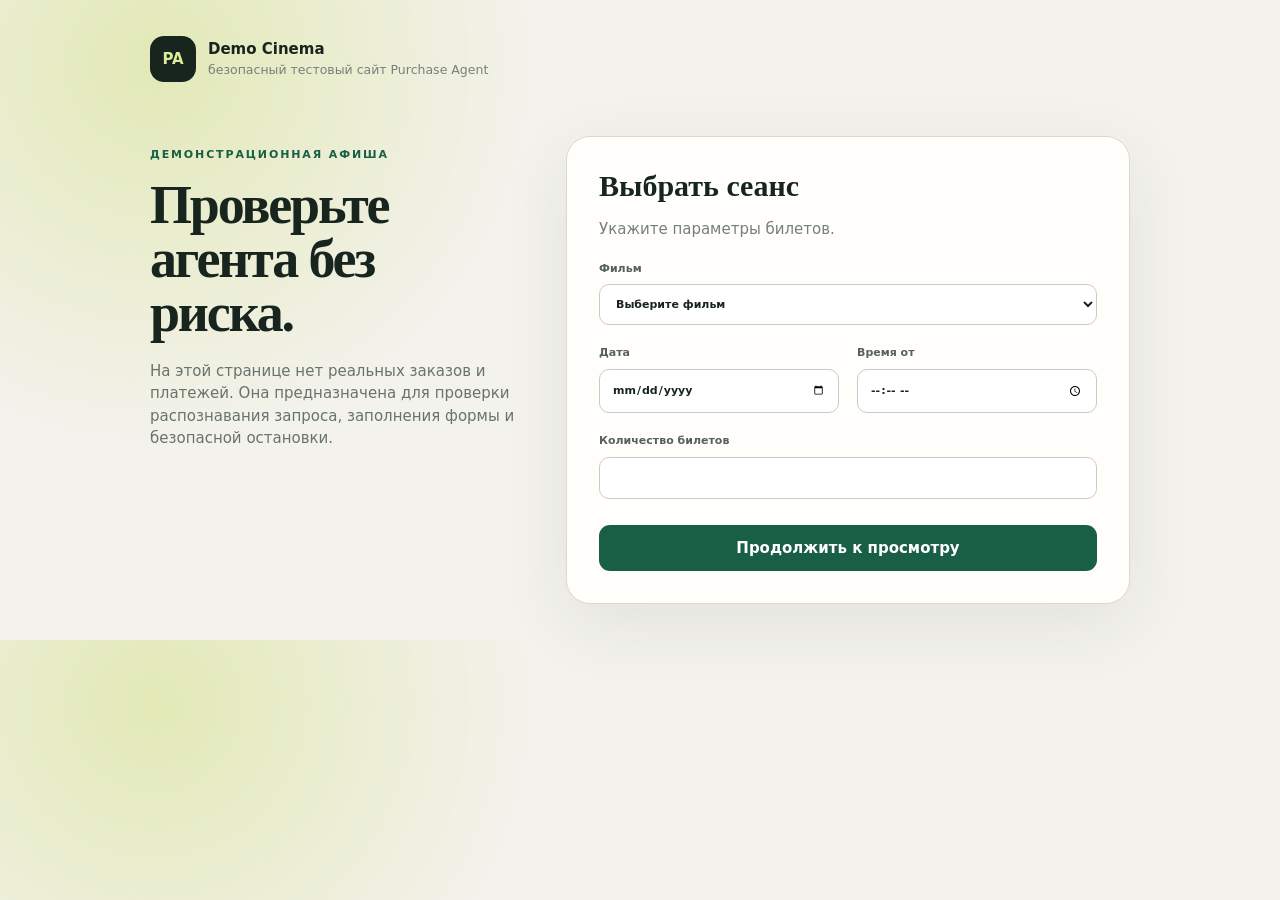
<file: app/web/demo.html>
<!doctype html>
<html lang="ru">
<head>
  <meta charset="utf-8">
  <meta name="viewport" content="width=device-width,initial-scale=1">
  <title>PA Demo Cinema</title>
  <style>
    :root{--ink:#18251f;--green:#195f45;--lime:#ddea98;--paper:#f3f2ec;--line:#d9d9d2}*{box-sizing:border-box}body{margin:0;background:radial-gradient(circle at 12% 10%,#e2e9b6,transparent 30%),var(--paper);color:var(--ink);font:15px/1.5 Inter,system-ui,sans-serif}.shell{width:min(980px,calc(100% - 32px));margin:36px auto}.brand{display:flex;align-items:center;gap:12px;margin-bottom:54px}.logo{display:grid;place-items:center;width:46px;height:46px;border-radius:14px;background:var(--ink);color:var(--lime);font-weight:900}.brand b,.brand small{display:block}.brand small{color:#75817b}.layout{display:grid;grid-template-columns:.8fr 1.2fr;gap:40px;align-items:start}.intro p:first-child{color:var(--green);font-size:11px;font-weight:800;letter-spacing:.17em}.intro h1{font:600 54px/1 Georgia,serif;letter-spacing:-.04em;margin:14px 0 20px}.intro p:last-child{color:#68736e;max-width:390px}.card{background:#fffefb;border:1px solid var(--line);border-radius:24px;padding:32px;box-shadow:0 20px 70px #26372e14}.card h2{font:600 30px Georgia,serif;margin:0 0 7px}.muted{color:#748079}.grid{display:grid;grid-template-columns:1fr 1fr;gap:18px}label{display:block;margin:20px 0 0;color:#55615b;font-size:11px;font-weight:800}input,select{display:block;width:100%;margin-top:7px;padding:12px;border:1px solid #c8ccc6;border-radius:10px;background:white;color:var(--ink);font:inherit}button{width:100%;margin-top:26px;padding:14px;border:0;border-radius:11px;background:var(--green);color:white;font:800 15px Inter,system-ui;cursor:pointer}.review{display:none}.review.active{display:block}.form.hidden{display:none}.facts{margin:23px 0;padding:18px;border-radius:14px;background:#f0f2e5}.row{display:flex;justify-content:space-between;padding:8px 0;border-bottom:1px solid #dfe1d5}.row:last-child{border:0}.notice{padding:14px;border-radius:11px;background:#fff0de;color:#815331}.buy{background:#d9ddd7;color:#7d8581;cursor:not-allowed}@media(max-width:700px){.layout{grid-template-columns:1fr}.intro h1{font-size:42px}.shell{margin-top:20px}.grid{grid-template-columns:1fr}}
  </style>
</head>
<body>
  <main class="shell">
    <div class="brand"><span class="logo">PA</span><span><b>Demo Cinema</b><small>безопасный тестовый сайт Purchase Agent</small></span></div>
    <div class="layout">
      <section class="intro"><p>ДЕМОНСТРАЦИОННАЯ АФИША</p><h1>Проверьте агента без риска.</h1><p>На этой странице нет реальных заказов и платежей. Она предназначена для проверки распознавания запроса, заполнения формы и безопасной остановки.</p></section>
      <section class="card">
        <form id="demoForm" class="form">
          <h2>Выбрать сеанс</h2><p class="muted">Укажите параметры билетов.</p>
          <label>Фильм<select name="movie" required><option value="">Выберите фильм</option><option>Дюна</option><option>Интерстеллар</option><option>Начало</option></select></label>
          <div class="grid"><label>Дата<input type="date" name="date" required></label><label>Время от<input type="time" name="time_from" required></label></div>
          <label>Количество билетов<input type="number" name="quantity" min="1" max="10" required></label>
          <button type="submit">Продолжить к просмотру</button>
        </form>
        <section id="review" class="review">
          <h2>Проверка заказа</h2><p class="muted">Агент успешно подготовил данные.</p>
          <div id="reviewFacts" class="facts"></div>
          <p class="notice">Тест завершён: следующий шаг был бы подтверждением заказа, поэтому агент должен остановиться.</p>
          <button class="buy" type="button" disabled>Купить билет</button>
        </section>
      </section>
    </div>
  </main>
  <script>
    document.querySelector('#demoForm').addEventListener('submit', event => {
      event.preventDefault();
      const values = new FormData(event.currentTarget);
      document.querySelector('#reviewFacts').innerHTML = [
        ['Фильм', values.get('movie')], ['Дата', values.get('date')],
        ['Время', values.get('time_from')], ['Билетов', values.get('quantity')]
      ].map(([label, value]) => `<div class="row"><span>${label}</span><b>${value}</b></div>`).join('');
      event.currentTarget.classList.add('hidden');
      document.querySelector('#review').classList.add('active');
    });
  </script>
</body>
</html>
</file>
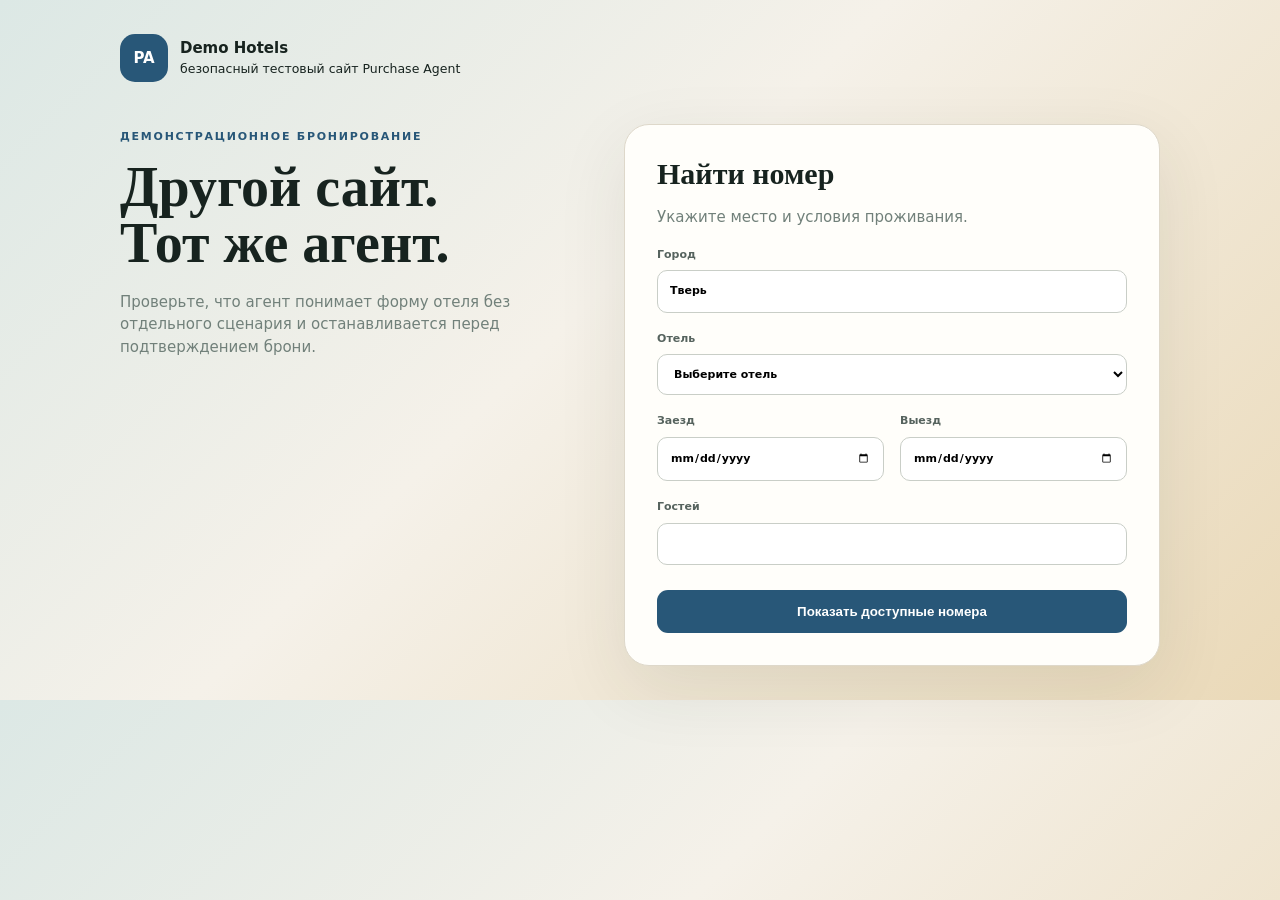
<file: app/web/demo_hotel.html>
<!doctype html>
<html lang="ru">
<head>
  <meta charset="utf-8"><meta name="viewport" content="width=device-width,initial-scale=1">
  <title>PA Demo Hotels</title>
  <style>:root{--ink:#17231f;--blue:#285778;--paper:#f5f1e9;--line:#ded8ca}*{box-sizing:border-box}body{margin:0;background:linear-gradient(135deg,#dce8e5,var(--paper) 45%,#ead9b8);color:var(--ink);font:15px/1.5 Inter,system-ui,sans-serif}.shell{width:min(1040px,calc(100% - 32px));margin:34px auto}.brand{display:flex;align-items:center;gap:12px;margin-bottom:42px}.logo{display:grid;place-items:center;width:48px;height:48px;border-radius:15px;background:var(--blue);color:white;font-weight:900}.brand b,.brand small{display:block}.muted{color:#71807a}.layout{display:grid;grid-template-columns:1fr 1.15fr;gap:38px}.intro h1{font:600 56px/1 Georgia,serif;margin:12px 0 20px}.intro>span{color:var(--blue);font-size:11px;font-weight:900;letter-spacing:.16em}.card{background:#fffefa;border:1px solid var(--line);border-radius:25px;padding:32px;box-shadow:0 22px 70px #26372e18}.card h2{font:600 30px Georgia,serif;margin:0}.grid{display:grid;grid-template-columns:1fr 1fr;gap:16px}label{display:block;margin-top:18px;color:#56635e;font-size:11px;font-weight:800}input,select{display:block;width:100%;margin-top:7px;padding:12px;border:1px solid #c9cec7;border-radius:10px;background:white;font:inherit}button{width:100%;margin-top:25px;padding:14px;border:0;border-radius:11px;background:var(--blue);color:white;font-weight:800}.review{display:none}.review.active{display:block}.form.hidden{display:none}.facts{margin:22px 0;padding:18px;border-radius:14px;background:#f1eee5}.row{display:flex;justify-content:space-between;padding:8px 0;border-bottom:1px solid #ddd8ca}.row:last-child{border:0}.notice{padding:14px;border-radius:11px;background:#fff0dc;color:#7c5732}.confirm{background:#d9ddd8;color:#7d8581;cursor:not-allowed}@media(max-width:720px){.layout{grid-template-columns:1fr}.intro h1{font-size:43px}}</style>
</head>
<body><main class="shell"><div class="brand"><span class="logo">PA</span><span><b>Demo Hotels</b><small>безопасный тестовый сайт Purchase Agent</small></span></div><div class="layout"><section class="intro"><span>ДЕМОНСТРАЦИОННОЕ БРОНИРОВАНИЕ</span><h1>Другой сайт.<br>Тот же агент.</h1><p class="muted">Проверьте, что агент понимает форму отеля без отдельного сценария и останавливается перед подтверждением брони.</p></section><section class="card"><form id="hotelForm" class="form"><h2>Найти номер</h2><p class="muted">Укажите место и условия проживания.</p><label>Город<input name="destination" value="Тверь" required></label><label>Отель<select name="hotel" required><option value="">Выберите отель</option><option>Северная звезда</option><option>Волга</option><option>Панорама</option></select></label><div class="grid"><label>Заезд<input type="date" name="check_in" required></label><label>Выезд<input type="date" name="check_out" required></label></div><label>Гостей<input type="number" name="guests" min="1" max="8" required></label><button type="submit">Показать доступные номера</button></form><section id="review" class="review"><h2>Проверка бронирования</h2><p class="muted">Номер найден, параметры подготовлены.</p><div id="reviewFacts" class="facts"></div><p class="notice">Следующий шаг подтвердит бронирование. Здесь агент должен передать управление пользователю.</p><button class="confirm" type="button" disabled>Подтвердить бронирование</button></section></section></div></main>
  <script>document.querySelector('#hotelForm').addEventListener('submit',event=>{event.preventDefault();const values=new FormData(event.currentTarget);document.querySelector('#reviewFacts').innerHTML=[['Город',values.get('destination')],['Отель',values.get('hotel')],['Заезд',values.get('check_in')],['Выезд',values.get('check_out')],['Гостей',values.get('guests')]].map(([label,value])=>`<div class="row"><span>${label}</span><b>${value}</b></div>`).join('');event.currentTarget.classList.add('hidden');document.querySelector('#review').classList.add('active')});</script>
</body></html>
</file>
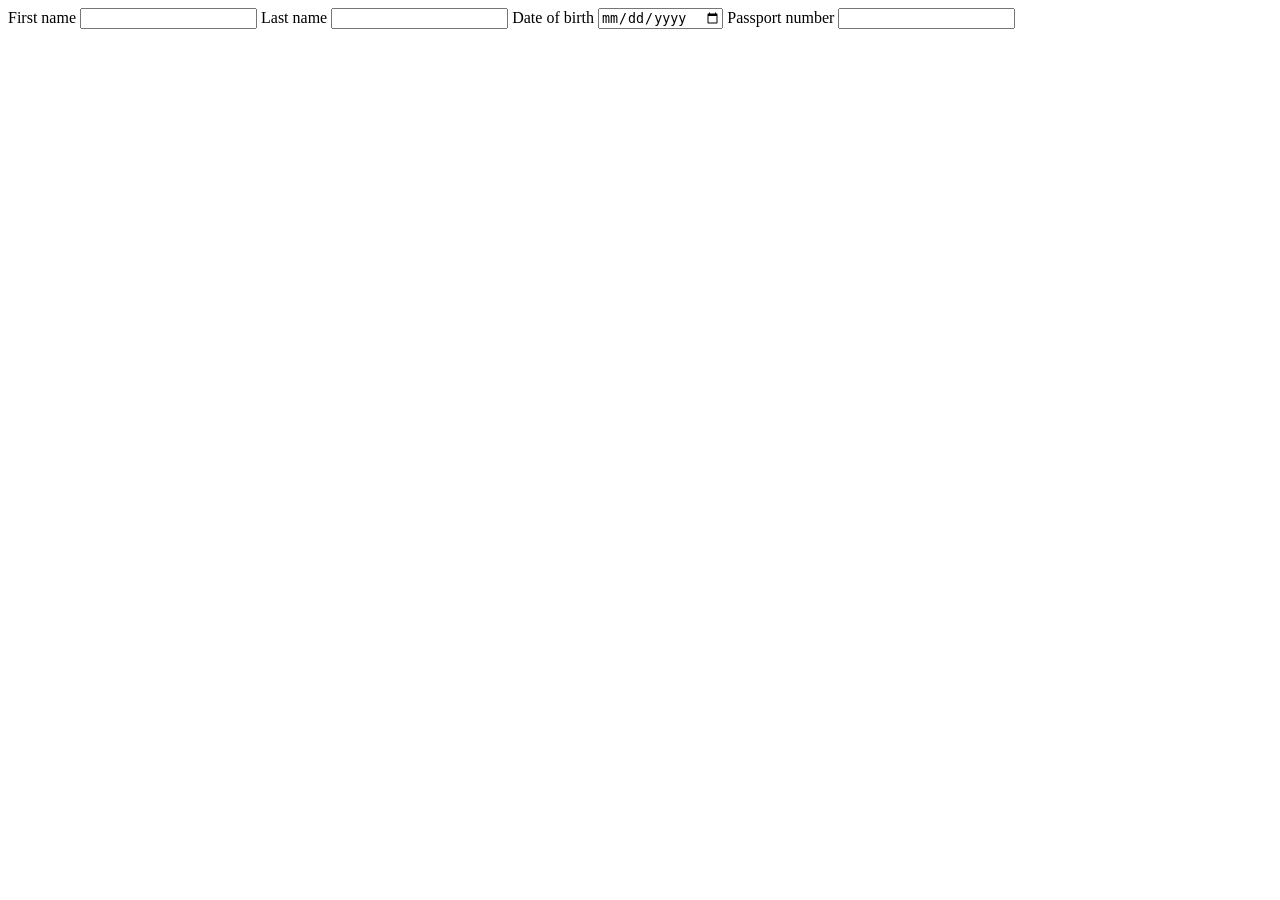
<file: tests/fixtures/basic_profile_form.html>
<!doctype html>
<html lang="en">
  <head>
    <meta charset="utf-8">
    <title>Basic profile test form</title>
  </head>
  <body>
    <label>First name <input name="first_name" required></label>
    <label>Last name <input name="last_name" required></label>
    <label>Date of birth <input name="birth_date" type="date" required></label>
    <label>Passport number <input name="passport_number" required></label>
  </body>
</html>
</file>
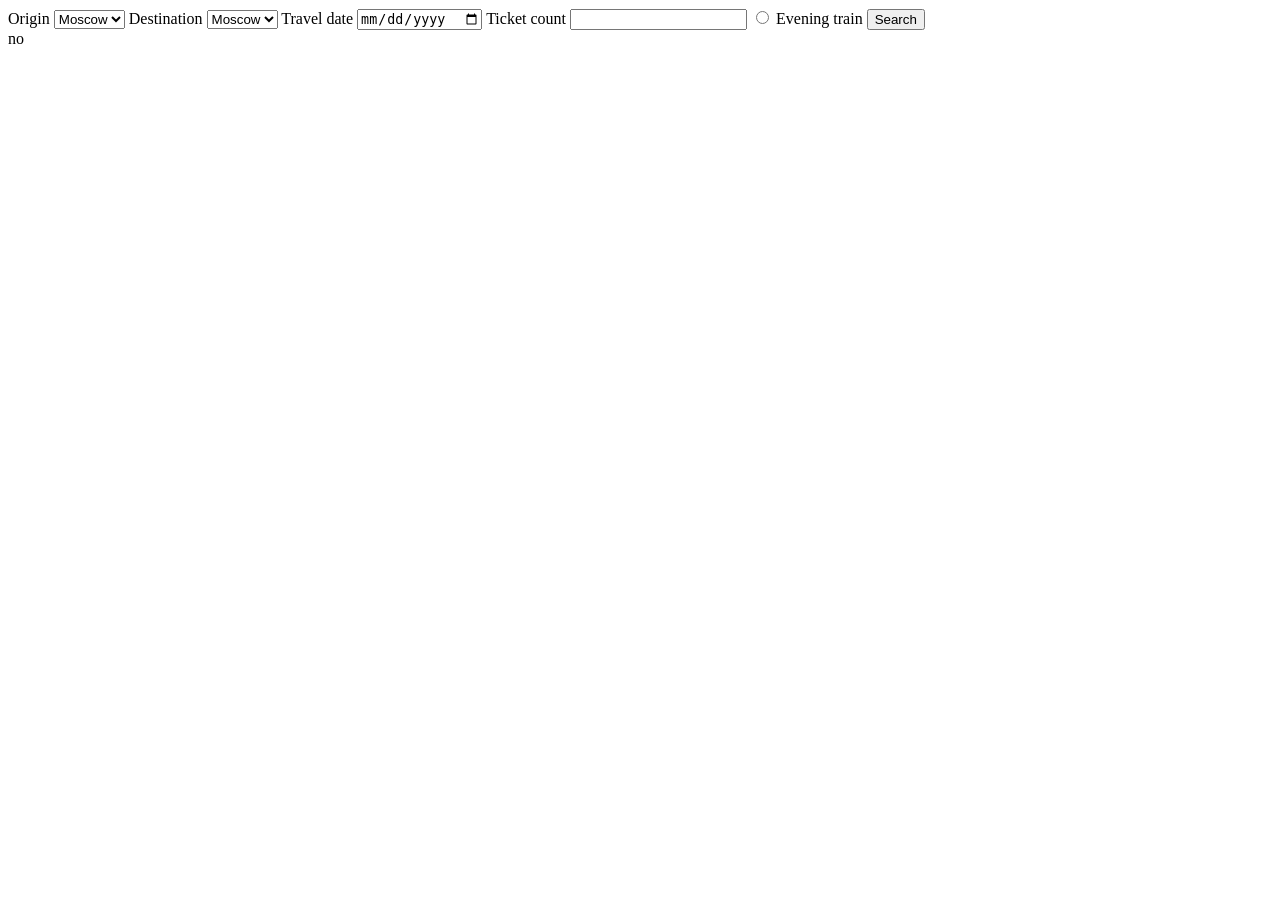
<file: tests/fixtures/intent_form.html>
<!doctype html>
<html lang="en">
  <head>
    <meta charset="utf-8">
    <title>Task intent test form</title>
  </head>
  <body>
    <form id="search-form">
      <label>Origin
        <select name="origin">
          <option>Moscow</option>
          <option>Kazan</option>
        </select>
      </label>
      <label>Destination
        <select name="destination">
          <option>Moscow</option>
          <option>Kazan</option>
        </select>
      </label>
      <label>Travel date <input name="travel_date" type="date"></label>
      <label>Ticket count <input name="ticket_count" type="number"></label>
      <label><input name="train" type="radio"> Evening train</label>
      <button type="submit">Search</button>
    </form>
    <output id="submitted">no</output>
    <script>
      document.querySelector('#search-form').addEventListener('submit', event => {
        event.preventDefault();
        document.querySelector('#submitted').textContent = 'yes';
      });
    </script>
  </body>
</html>
</file>
